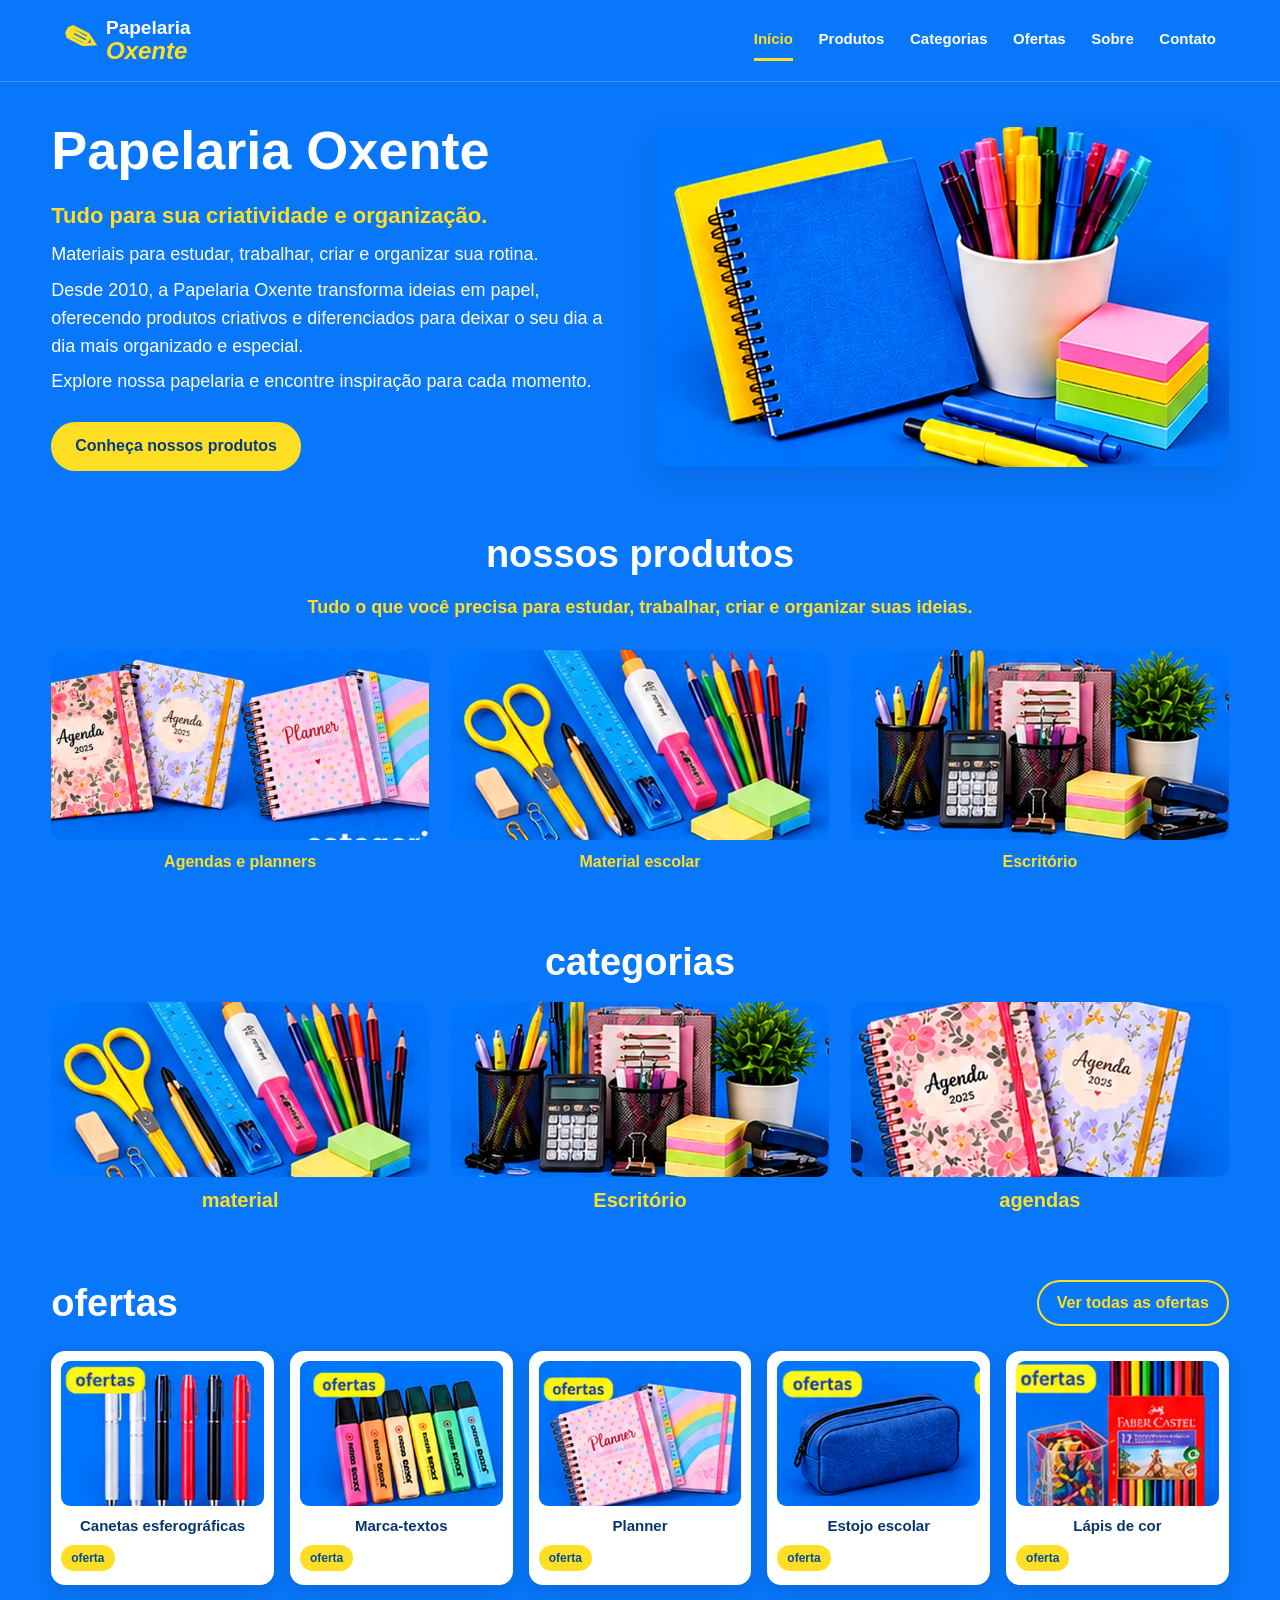
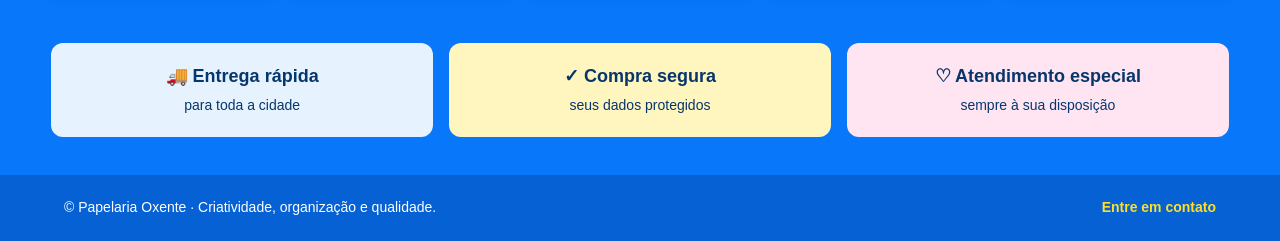
<file: index.html>
<!DOCTYPE html>
<html lang="pt-BR">
<head>
<meta charset="UTF-8">
<meta name="viewport" content="width=device-width, initial-scale=1.0">
<title>Papelaria Oxente | Início</title>
<link rel="stylesheet" href="estilo.css">
</head>
<body>
<header class="topo">
<a class="marca" href="index.html"><span class="icone-marca">✎</span><span>Papelaria<br><strong>Oxente</strong></span></a>
<nav aria-label="Navegação principal">
<a class="ativo" href="index.html">Início</a><a href="produtos.html">Produtos</a><a href="categorias.html">Categorias</a><a href="ofertas.html">Ofertas</a><a href="sobre.html">Sobre</a><a href="contato.html">Contato</a>
</nav>
</header>
<main>
<section class="hero">
<div class="hero-texto">
<h1>Papelaria Oxente</h1>
<p class="destaque">Tudo para sua criatividade e organização.</p>
<p>Materiais para estudar, trabalhar, criar e organizar sua rotina.</p>
<p>Desde 2010, a Papelaria Oxente transforma ideias em papel, oferecendo produtos criativos e diferenciados para deixar o seu dia a dia mais organizado e especial.</p>
<p>Explore nossa papelaria e encontre inspiração para cada momento.</p>
<a class="botao" href="produtos.html">Conheça nossos produtos</a>
</div>
<img src="imagens/capa-produtos.jpg" alt="Cadernos e materiais de papelaria coloridos">
</section>
<section class="secao">
<h2>Nossos produtos</h2>
<p class="subtitulo">Tudo o que você precisa para estudar, trabalhar, criar e organizar suas ideias.</p>
<div class="vitrine tres">
<a class="produto-imagem" href="produtos.html"><img src="imagens/agendas-planners.jpg" alt="Agendas e planners"><span>Agendas e planners</span></a>
<a class="produto-imagem" href="produtos.html"><img src="imagens/material-escolar.jpg" alt="Materiais escolares"><span>Material escolar</span></a>
<a class="produto-imagem" href="produtos.html"><img src="imagens/escritorio.jpg" alt="Materiais de escritório"><span>Escritório</span></a>
</div>
</section>
<section class="secao">
<h2>Categorias</h2>
<div class="categorias">
<a href="categorias.html"><img src="imagens/material-escolar.jpg" alt="Material escolar"><span>material</span></a>
<a href="categorias.html"><img src="imagens/escritorio.jpg" alt="Escritório"><span>Escritório</span></a>
<a href="categorias.html"><img src="imagens/agendas-categoria.jpg" alt="Agendas"><span>agendas</span></a>
</div>
</section>
<section class="secao">
<div class="titulo-linha"><h2>Ofertas</h2><a class="botao secundario" href="ofertas.html">Ver todas as ofertas</a></div>
<div class="grade-produtos">
<a class="cartao" href="ofertas.html"><img src="imagens/oferta-canetas.jpg" alt="Canetas esferográficas"><strong>Canetas esferográficas</strong><span class="etiqueta">oferta</span></a>
<a class="cartao" href="ofertas.html"><img src="imagens/oferta-marca-texto.jpg" alt="Marca-textos coloridos"><strong>Marca-textos</strong><span class="etiqueta">oferta</span></a>
<a class="cartao" href="ofertas.html"><img src="imagens/oferta-planner.jpg" alt="Planner colorido"><strong>Planner</strong><span class="etiqueta">oferta</span></a>
<a class="cartao" href="ofertas.html"><img src="imagens/oferta-estojo.jpg" alt="Estojo escolar"><strong>Estojo escolar</strong><span class="etiqueta">oferta</span></a>
<a class="cartao" href="ofertas.html"><img src="imagens/oferta-lapis.jpg" alt="Lápis de cor"><strong>Lápis de cor</strong><span class="etiqueta">oferta</span></a>
</div>
</section>
<section class="beneficios"><div><b>🚚 Entrega rápida</b><span>para toda a cidade</span></div><div><b>✓ Compra segura</b><span>seus dados protegidos</span></div><div><b>♡ Atendimento especial</b><span>sempre à sua disposição</span></div></section>
</main>
<footer><p>© Papelaria Oxente · Criatividade, organização e qualidade.</p><a href="contato.html">Entre em contato</a></footer>
</body>
</html>
</file>
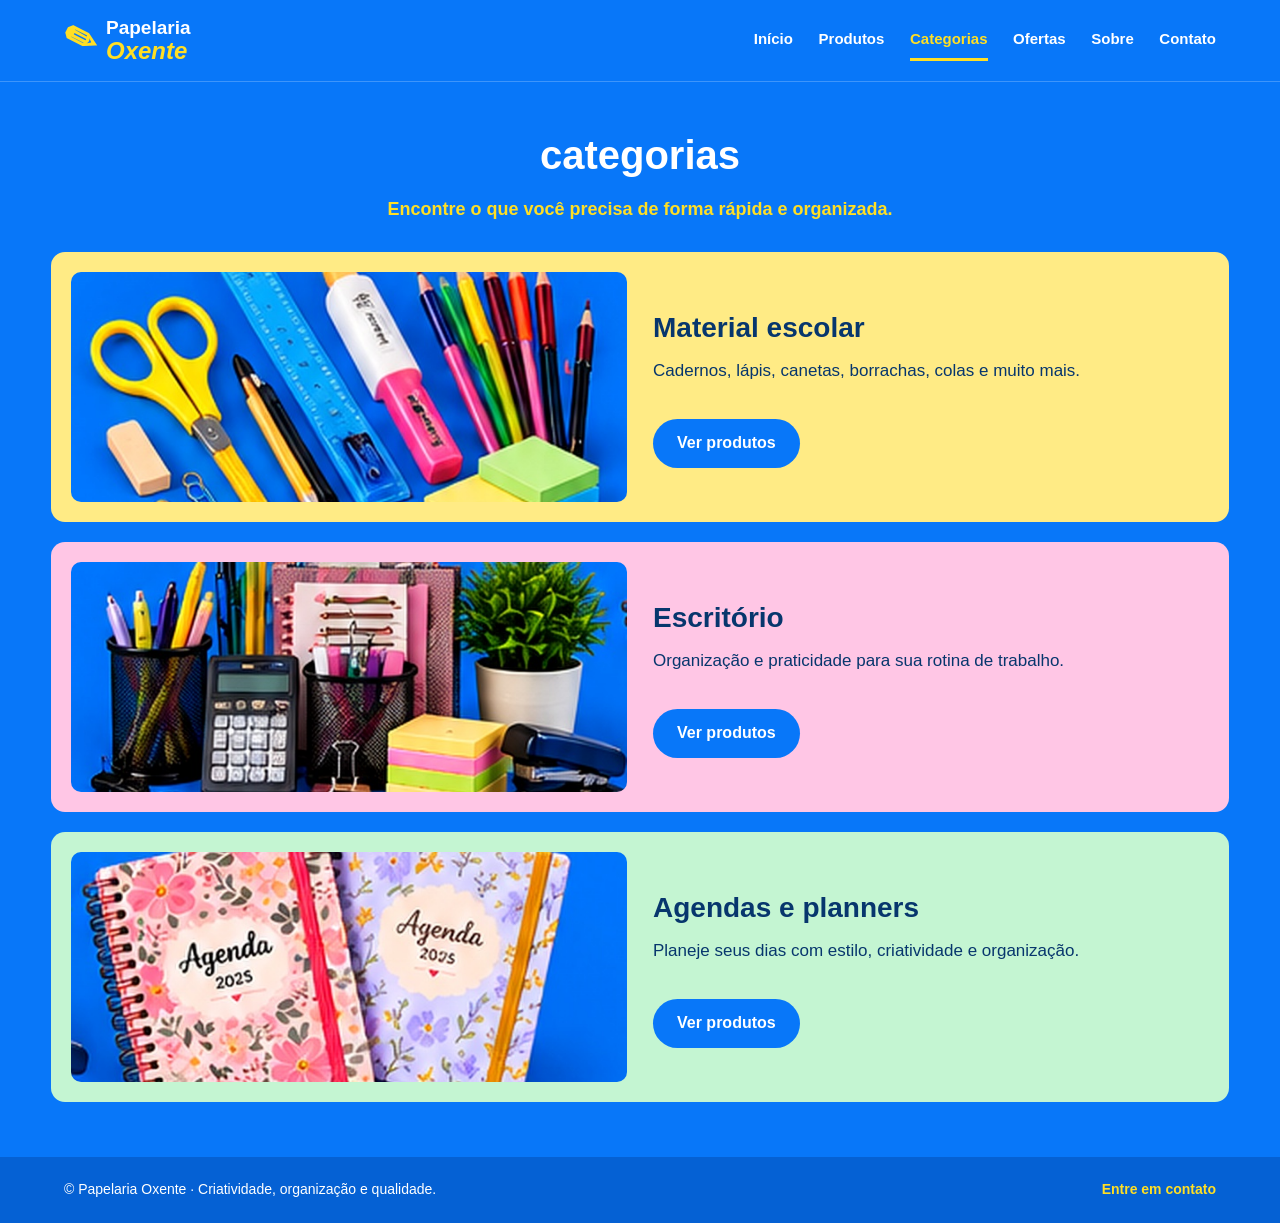
<file: categorias.html>
<!DOCTYPE html>
<html lang="pt-BR">
<head><meta charset="UTF-8"><meta name="viewport" content="width=device-width, initial-scale=1.0"><title>Papelaria Oxente | Categorias</title><link rel="stylesheet" href="estilo.css"></head>
<body><header class="topo"><a class="marca" href="index.html"><span class="icone-marca">✎</span><span>Papelaria<br><strong>Oxente</strong></span></a><nav aria-label="Navegação principal"><a href="index.html">Início</a><a href="produtos.html">Produtos</a><a class="ativo" href="categorias.html">Categorias</a><a href="ofertas.html">Ofertas</a><a href="sobre.html">Sobre</a><a href="contato.html">Contato</a></nav></header>
<main class="pagina"><h1>Categorias</h1><p class="subtitulo">Encontre o que você precisa de forma rápida e organizada.</p>
<div class="lista-categorias">
<section class="categoria-larga amarelo"><img src="imagens/material-escolar.jpg" alt="Materiais escolares"><div><h2>Material escolar</h2><p>Cadernos, lápis, canetas, borrachas, colas e muito mais.</p><a class="botao" href="produtos.html">Ver produtos</a></div></section>
<section class="categoria-larga rosa"><img src="imagens/escritorio.jpg" alt="Materiais de escritório"><div><h2>Escritório</h2><p>Organização e praticidade para sua rotina de trabalho.</p><a class="botao" href="produtos.html">Ver produtos</a></div></section>
<section class="categoria-larga verde"><img src="imagens/agendas-categoria.jpg" alt="Agendas e planners"><div><h2>Agendas e planners</h2><p>Planeje seus dias com estilo, criatividade e organização.</p><a class="botao" href="produtos.html">Ver produtos</a></div></section>
</div></main><footer><p>© Papelaria Oxente · Criatividade, organização e qualidade.</p><a href="contato.html">Entre em contato</a></footer></body></html>
</file>
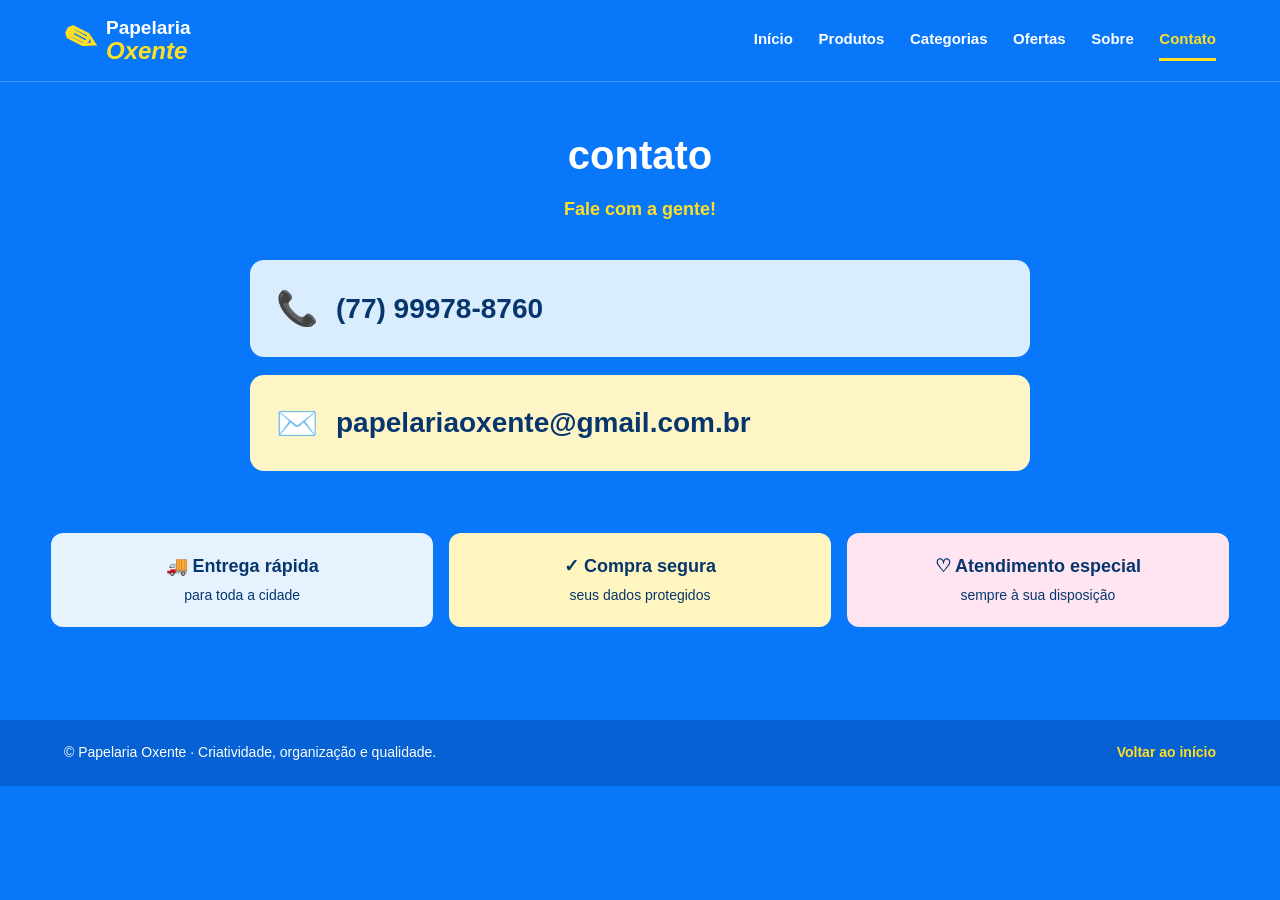
<file: contato.html>
<!DOCTYPE html>
<html lang="pt-BR">
<head><meta charset="UTF-8"><meta name="viewport" content="width=device-width, initial-scale=1.0"><title>Papelaria Oxente | Contato</title><link rel="stylesheet" href="estilo.css"></head>
<body><header class="topo"><a class="marca" href="index.html"><span class="icone-marca">✎</span><span>Papelaria<br><strong>Oxente</strong></span></a><nav aria-label="Navegação principal"><a href="index.html">Início</a><a href="produtos.html">Produtos</a><a href="categorias.html">Categorias</a><a href="ofertas.html">Ofertas</a><a href="sobre.html">Sobre</a><a class="ativo" href="contato.html">Contato</a></nav></header>
<main class="pagina contato-pagina"><h1>Contato</h1><p class="subtitulo">Fale com a gente!</p><div class="contatos"><a href="tel:+5577999788760"><span>📞</span><strong>(77) 99978-8760</strong></a><a href="mailto:papelariaoxente@gmail.com.br"><span>✉️</span><strong>papelariaoxente@gmail.com.br</strong></a></div><section class="beneficios"><div><b>🚚 Entrega rápida</b><span>para toda a cidade</span></div><div><b>✓ Compra segura</b><span>seus dados protegidos</span></div><div><b>♡ Atendimento especial</b><span>sempre à sua disposição</span></div></section></main><footer><p>© Papelaria Oxente · Criatividade, organização e qualidade.</p><a href="index.html">Voltar ao início</a></footer></body></html>
</file>
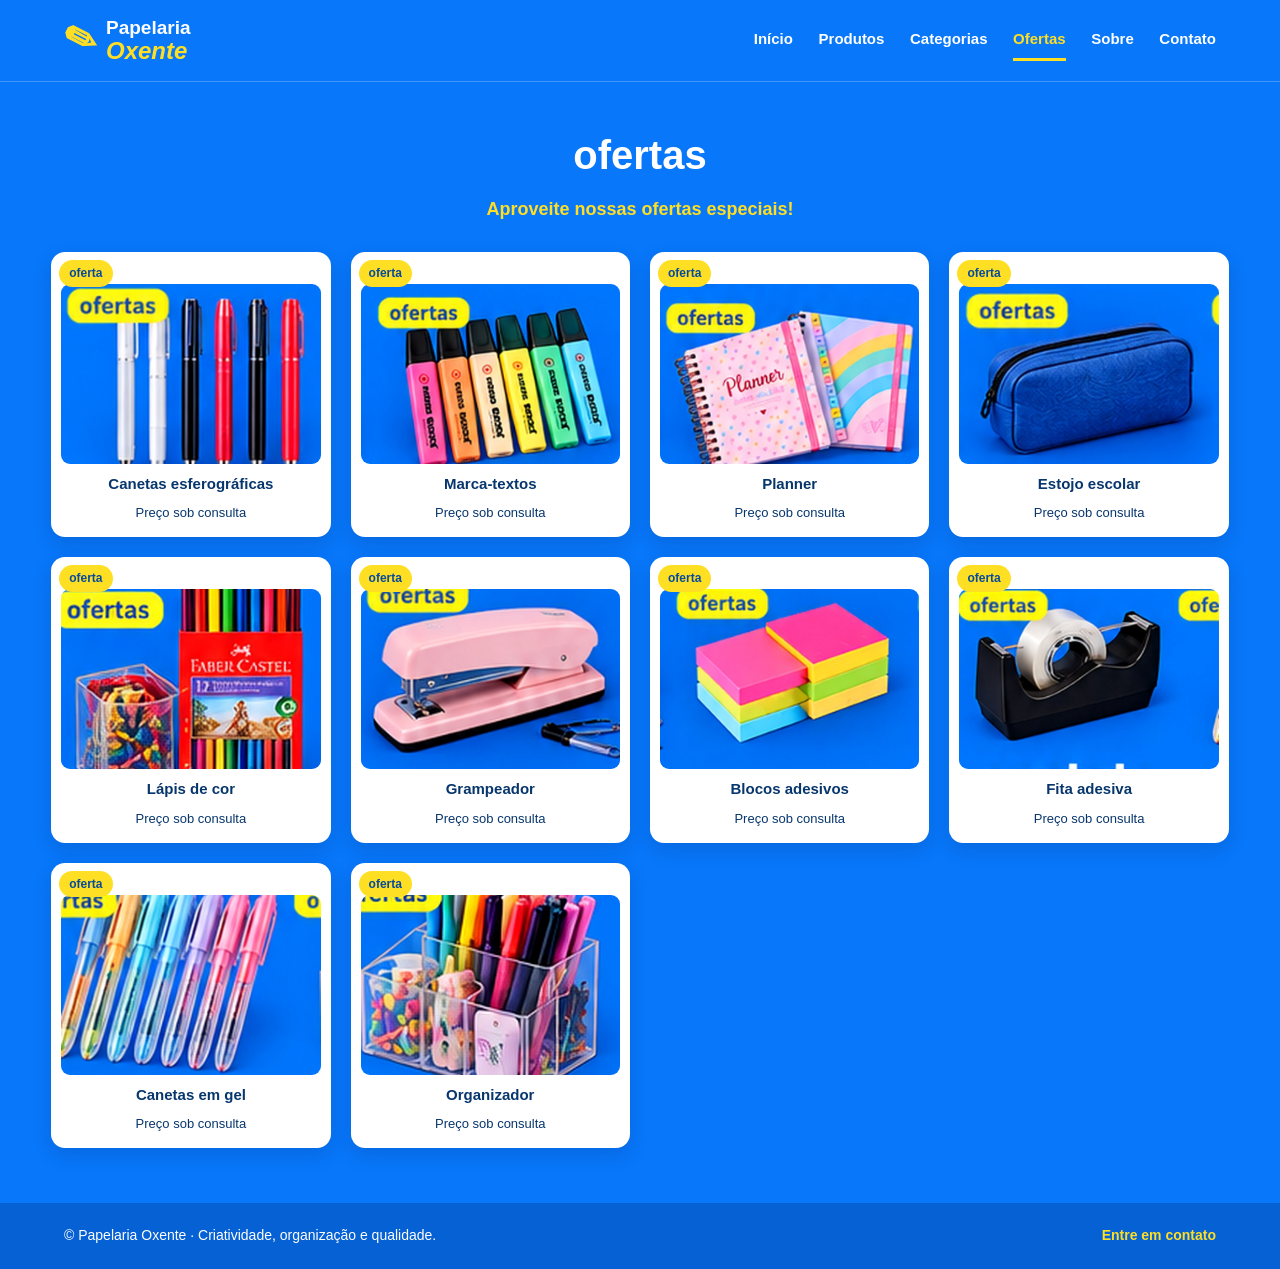
<file: ofertas.html>
<!DOCTYPE html>
<html lang="pt-BR">
<head><meta charset="UTF-8"><meta name="viewport" content="width=device-width, initial-scale=1.0"><title>Papelaria Oxente | Ofertas</title><link rel="stylesheet" href="estilo.css"></head>
<body><header class="topo"><a class="marca" href="index.html"><span class="icone-marca">✎</span><span>Papelaria<br><strong>Oxente</strong></span></a><nav aria-label="Navegação principal"><a href="index.html">Início</a><a href="produtos.html">Produtos</a><a href="categorias.html">Categorias</a><a class="ativo" href="ofertas.html">Ofertas</a><a href="sobre.html">Sobre</a><a href="contato.html">Contato</a></nav></header>
<main class="pagina"><h1>Ofertas</h1><p class="subtitulo">Aproveite nossas ofertas especiais!</p>
<div class="grade-produtos grade-ampla ofertas-grid">
<article class="cartao"><span class="etiqueta">oferta</span><img src="imagens/oferta-canetas.jpg" alt="Canetas esferográficas"><strong>Canetas esferográficas</strong><span>Preço sob consulta</span></article>
<article class="cartao"><span class="etiqueta">oferta</span><img src="imagens/oferta-marca-texto.jpg" alt="Marca-textos coloridos"><strong>Marca-textos</strong><span>Preço sob consulta</span></article>
<article class="cartao"><span class="etiqueta">oferta</span><img src="imagens/oferta-planner.jpg" alt="Planner colorido"><strong>Planner</strong><span>Preço sob consulta</span></article>
<article class="cartao"><span class="etiqueta">oferta</span><img src="imagens/oferta-estojo.jpg" alt="Estojo escolar"><strong>Estojo escolar</strong><span>Preço sob consulta</span></article>
<article class="cartao"><span class="etiqueta">oferta</span><img src="imagens/oferta-lapis.jpg" alt="Lápis de cor"><strong>Lápis de cor</strong><span>Preço sob consulta</span></article>
<article class="cartao"><span class="etiqueta">oferta</span><img src="imagens/oferta-grampeador.jpg" alt="Grampeador rosa"><strong>Grampeador</strong><span>Preço sob consulta</span></article>
<article class="cartao"><span class="etiqueta">oferta</span><img src="imagens/oferta-bloco-adesivo.jpg" alt="Blocos adesivos coloridos"><strong>Blocos adesivos</strong><span>Preço sob consulta</span></article>
<article class="cartao"><span class="etiqueta">oferta</span><img src="imagens/oferta-fita.jpg" alt="Fita adesiva e dispensador"><strong>Fita adesiva</strong><span>Preço sob consulta</span></article>
<article class="cartao"><span class="etiqueta">oferta</span><img src="imagens/oferta-canetas-gel.jpg" alt="Canetas em gel coloridas"><strong>Canetas em gel</strong><span>Preço sob consulta</span></article>
<article class="cartao"><span class="etiqueta">oferta</span><img src="imagens/oferta-organizador.jpg" alt="Organizador de canetas"><strong>Organizador</strong><span>Preço sob consulta</span></article>
</div></main><footer><p>© Papelaria Oxente · Criatividade, organização e qualidade.</p><a href="contato.html">Entre em contato</a></footer></body></html>
</file>
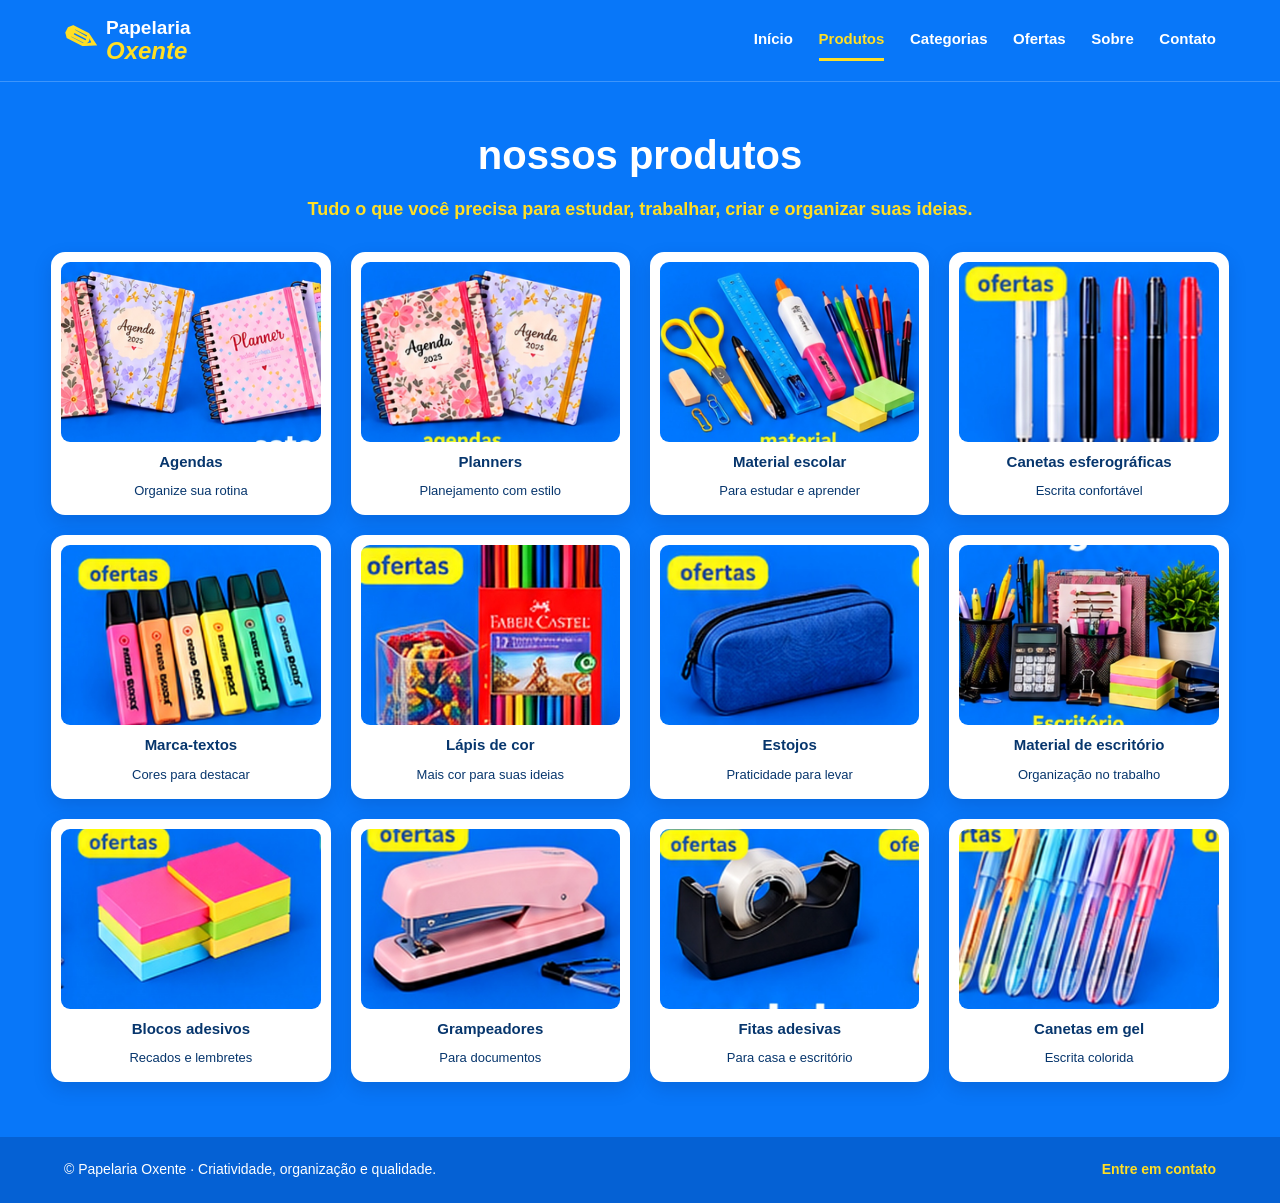
<file: produtos.html>
<!DOCTYPE html>
<html lang="pt-BR">
<head><meta charset="UTF-8"><meta name="viewport" content="width=device-width, initial-scale=1.0"><title>Papelaria Oxente | Produtos</title><link rel="stylesheet" href="estilo.css"></head>
<body>
<header class="topo"><a class="marca" href="index.html"><span class="icone-marca">✎</span><span>Papelaria<br><strong>Oxente</strong></span></a><nav aria-label="Navegação principal"><a href="index.html">Início</a><a class="ativo" href="produtos.html">Produtos</a><a href="categorias.html">Categorias</a><a href="ofertas.html">Ofertas</a><a href="sobre.html">Sobre</a><a href="contato.html">Contato</a></nav></header>
<main class="pagina">
<h1>Nossos produtos</h1><p class="subtitulo">Tudo o que você precisa para estudar, trabalhar, criar e organizar suas ideias.</p>
<div class="grade-produtos grade-ampla">
<article class="cartao"><img src="imagens/agendas-planners.jpg" alt="Agendas decoradas"><strong>Agendas</strong><span>Organize sua rotina</span></article>
<article class="cartao"><img src="imagens/agendas-categoria.jpg" alt="Agendas e planners"><strong>Planners</strong><span>Planejamento com estilo</span></article>
<article class="cartao"><img src="imagens/material-escolar.jpg" alt="Material escolar"><strong>Material escolar</strong><span>Para estudar e aprender</span></article>
<article class="cartao"><img src="imagens/oferta-canetas.jpg" alt="Canetas"><strong>Canetas esferográficas</strong><span>Escrita confortável</span></article>
<article class="cartao"><img src="imagens/oferta-marca-texto.jpg" alt="Marca-textos"><strong>Marca-textos</strong><span>Cores para destacar</span></article>
<article class="cartao"><img src="imagens/oferta-lapis.jpg" alt="Lápis de cor"><strong>Lápis de cor</strong><span>Mais cor para suas ideias</span></article>
<article class="cartao"><img src="imagens/oferta-estojo.jpg" alt="Estojo escolar"><strong>Estojos</strong><span>Praticidade para levar</span></article>
<article class="cartao"><img src="imagens/escritorio.jpg" alt="Material de escritório"><strong>Material de escritório</strong><span>Organização no trabalho</span></article>
<article class="cartao"><img src="imagens/oferta-bloco-adesivo.jpg" alt="Blocos adesivos"><strong>Blocos adesivos</strong><span>Recados e lembretes</span></article>
<article class="cartao"><img src="imagens/oferta-grampeador.jpg" alt="Grampeador"><strong>Grampeadores</strong><span>Para documentos</span></article>
<article class="cartao"><img src="imagens/oferta-fita.jpg" alt="Fita adesiva"><strong>Fitas adesivas</strong><span>Para casa e escritório</span></article>
<article class="cartao"><img src="imagens/oferta-canetas-gel.jpg" alt="Canetas em gel"><strong>Canetas em gel</strong><span>Escrita colorida</span></article>
</div></main><footer><p>© Papelaria Oxente · Criatividade, organização e qualidade.</p><a href="contato.html">Entre em contato</a></footer></body></html>
</file>
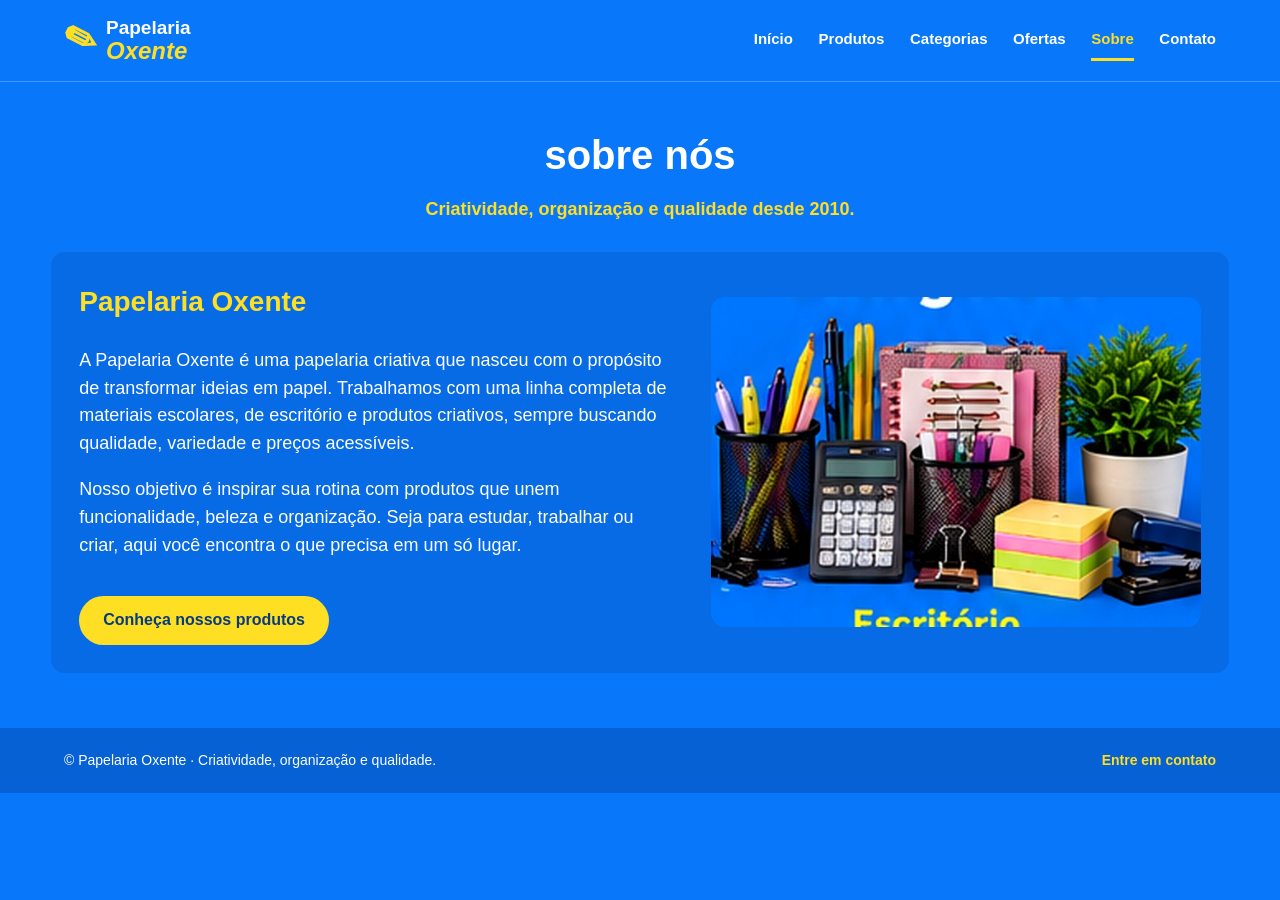
<file: sobre.html>
<!DOCTYPE html>
<html lang="pt-BR">
<head><meta charset="UTF-8"><meta name="viewport" content="width=device-width, initial-scale=1.0"><title>Papelaria Oxente | Sobre</title><link rel="stylesheet" href="estilo.css"></head>
<body><header class="topo"><a class="marca" href="index.html"><span class="icone-marca">✎</span><span>Papelaria<br><strong>Oxente</strong></span></a><nav aria-label="Navegação principal"><a href="index.html">Início</a><a href="produtos.html">Produtos</a><a href="categorias.html">Categorias</a><a href="ofertas.html">Ofertas</a><a class="ativo" href="sobre.html">Sobre</a><a href="contato.html">Contato</a></nav></header>
<main class="pagina"><h1>Sobre nós</h1><p class="subtitulo">Criatividade, organização e qualidade desde 2010.</p><section class="sobre-conteudo"><div><h2>Papelaria Oxente</h2><p>A Papelaria Oxente é uma papelaria criativa que nasceu com o propósito de transformar ideias em papel. Trabalhamos com uma linha completa de materiais escolares, de escritório e produtos criativos, sempre buscando qualidade, variedade e preços acessíveis.</p><p>Nosso objetivo é inspirar sua rotina com produtos que unem funcionalidade, beleza e organização. Seja para estudar, trabalhar ou criar, aqui você encontra o que precisa em um só lugar.</p><a class="botao" href="produtos.html">Conheça nossos produtos</a></div><img src="imagens/escritorio.jpg" alt="Materiais de papelaria organizados"></section></main><footer><p>© Papelaria Oxente · Criatividade, organização e qualidade.</p><a href="contato.html">Entre em contato</a></footer></body></html>
</file>
<file: estilo.css>
* {
    box-sizing: border-box;
}

:root {
    --azul: #0877f9;
    --azul-escuro: #0754bd;
    --amarelo: #ffdf24;
    --branco: #fff;
    --texto: #07366d;
    --raio: 14px;
}



body {
    margin: 0;
    background: var(--azul);
    color: var(--branco);
    font-family: Arial, Helvetica, sans-serif;
    line-height: 1.55;
}

a {
    color: inherit;
    text-decoration: none;
}

h1,
h2,
p {
    margin-top: 0;
}

.topo {
    display: flex;
    align-items: center;
    justify-content: space-between;
    gap: 24px;
    padding: 18px clamp(20px, 5vw, 76px);
    background: var(--azul);
    border-bottom: 1px solid rgba(255, 255, 255, 0.22);
}

.marca {
    display: flex;
    align-items: center;
    gap: 9px;
    min-width: 150px;
    font-size: 19px;
    font-weight: 800;
    line-height: 1.05;
}

.marca strong {
    color: var(--amarelo);
    font-size: 24px;
    font-style: italic;
}

.icone-marca {
    display: inline-block;
    color: var(--amarelo);
    font-size: 39px;
    transform: rotate(-18deg);
}

nav {
    display: flex;
    flex-wrap: wrap;
    justify-content: flex-end;
    gap: clamp(12px, 2vw, 28px);
}

nav a {
    padding: 7px 0;
    border-bottom: 3px solid transparent;
    font-size: 15px;
    font-weight: 700;
}

nav a:hover,
nav a.ativo {
    color: var(--amarelo);
    border-color: var(--amarelo);
}

main {
    width: min(1180px, 92%);
    margin: 0 auto;
}

.hero {
    display: grid;
    grid-template-columns: 1fr 1fr;
    align-items: center;
    gap: 28px;
    padding: 40px 0 28px;
}

.hero-texto h1 {
    margin: 0 0 20px;
    color: white;
    font-size: clamp(34px, 4.5vw, 54px);
    line-height: 1.05;
}

.hero-texto p {
    margin: 8px 0;
    color: white;
    font-size: 18px;
}

.hero-texto .destaque {
    color: var(--amarelo);
    font-size: 22px;
    font-weight: 800;
}

.hero img {
    width: 100%;
    height: 340px;
    border-radius: var(--raio);
    object-fit: cover;
    object-position: center;
    box-shadow: 0 12px 28px #003d9130;
}

.botao {
    display: inline-block;
    margin-top: 18px;
    padding: 12px 24px;
    border-radius: 999px;
    background: var(--amarelo);
    color: #063b80;
    font-weight: 800;
    transition: transform 0.2s, filter 0.2s;
}

.botao:hover {
    transform: translateY(-2px);
    filter: brightness(1.04);
}

.botao.secundario {
    margin: 0;
    padding: 9px 18px;
    border: 2px solid var(--amarelo);
    background: transparent;
    color: var(--amarelo);
}

.secao {
    padding: 26px 0 32px;
}

.secao h2,
.pagina h1 {
    margin: 0 0 10px;
    color: white;
    font-size: clamp(28px, 3vw, 38px);
    text-align: center;
    text-transform: lowercase;
}

.subtitulo {
    margin: 0 auto 28px;
    color: var(--amarelo);
    font-size: 18px;
    font-weight: 700;
    text-align: center;
}

.vitrine {
    display: grid;
    gap: 22px;
}

.tres {
    grid-template-columns: repeat(3, minmax(0, 1fr));
}

.produto-imagem {
    display: flex;
    flex-direction: column;
    gap: 10px;
    color: var(--amarelo);
    font-weight: 800;
    text-align: center;
}

.produto-imagem img {
    width: 100%;
    height: 190px;
    border-radius: 12px;
    object-fit: cover;
}

.categorias {
    display: grid;
    grid-template-columns: repeat(3, minmax(0, 1fr));
    gap: 22px;
}

.categorias a {
    display: flex;
    flex-direction: column;
    align-items: center;
    gap: 8px;
    color: var(--amarelo);
    font-size: 20px;
    font-weight: 800;
}

.categorias img {
    width: 100%;
    height: 175px;
    border-radius: 12px;
    object-fit: cover;
}

.titulo-linha {
    display: flex;
    align-items: center;
    justify-content: space-between;
    gap: 16px;
    margin-bottom: 18px;
}

.titulo-linha h2 {
    margin: 0;
}

.grade-produtos {
    display: grid;
    grid-template-columns: repeat(5, minmax(0, 1fr));
    gap: 16px;
}

.cartao {
    position: relative;
    display: flex;
    flex-direction: column;
    align-items: center;
    gap: 8px;
    overflow: hidden;
    padding: 10px 10px 14px;
    border-radius: var(--raio);
    background: #fff;
    color: var(--texto);
    text-align: center;
    box-shadow: 0 7px 18px rgba(0, 39, 110, 0.18);
}

.cartao img {
    width: 100%;
    height: 145px;
    border-radius: 9px;
    background: var(--azul);
    object-fit: cover;
}

.cartao strong {
    font-size: 15px;
}

.cartao > span:not(.etiqueta) {
    font-size: 13px;
}

.etiqueta {
    display: inline-block;
    align-self: flex-start;
    padding: 4px 10px;
    border-radius: 999px;
    background: var(--amarelo);
    color: #064a9c;
    font-size: 12px;
    font-weight: 800;
}

.grade-ampla {
    grid-template-columns: repeat(4, minmax(0, 1fr));
    gap: 20px;
}

.grade-ampla .cartao img {
    height: 180px;
}

.ofertas-grid .cartao {
    padding-top: 32px;
}

.ofertas-grid .etiqueta {
    position: absolute;
    top: 8px;
    left: 8px;
    z-index: 1;
}

.beneficios {
    display: grid;
    grid-template-columns: repeat(3, minmax(0, 1fr));
    gap: 16px;
    padding: 26px 0 38px;
}

.beneficios div {
    display: flex;
    flex-direction: column;
    align-items: center;
    gap: 4px;
    padding: 20px 10px;
    border-radius: 12px;
    background: #e6f3ff;
    color: #07366d;
    text-align: center;
}

.beneficios div:nth-child(2) {
    background: #fff5bf;
}

.beneficios div:nth-child(3) {
    background: #ffe5f1;
}

.beneficios b {
    font-size: 18px;
}

.beneficios span {
    font-size: 14px;
}

.pagina {
    min-height: 70vh;
    padding: 42px 0 55px;
}

.pagina h1 {
    margin-bottom: 10px;
    font-size: 40px;
    text-transform: lowercase;
}

.lista-categorias {
    display: grid;
    gap: 20px;
}

.categoria-larga {
    display: grid;
    grid-template-columns: 1fr 1fr;
    align-items: center;
    gap: 26px;
    padding: 20px;
    border-radius: var(--raio);
    color: #07366d;
}

.categoria-larga img {
    width: 100%;
    height: 230px;
    border-radius: 10px;
    object-fit: cover;
}

.categoria-larga h2 {
    margin-bottom: 8px;
    font-size: 28px;
}

.categoria-larga p {
    font-size: 17px;
}

.categoria-larga.amarelo {
    background: #ffeb85;
}

.categoria-larga.rosa {
    background: #ffc6e5;
}

.categoria-larga.verde {
    background: #c4f5d2;
}

.categoria-larga .botao {
    background: var(--azul);
    color: white;
}

.sobre-conteudo {
    display: grid;
    grid-template-columns: 1.1fr 0.9fr;
    align-items: center;
    gap: 34px;
    padding: 28px;
    border-radius: var(--raio);
    background: rgba(0, 50, 140, 0.18);
}

.sobre-conteudo h2 {
    color: var(--amarelo);
    font-size: 28px;
}

.sobre-conteudo p {
    font-size: 18px;
}

.sobre-conteudo img {
    width: 100%;
    height: 330px;
    border-radius: var(--raio);
    object-fit: cover;
}

.contatos {
    display: grid;
    gap: 18px;
    max-width: 780px;
    margin: 36px auto;
}

.contatos a {
    display: flex;
    align-items: center;
    gap: 18px;
    padding: 22px 26px;
    border-radius: 14px;
    background: #fff;
    color: #07366d;
    font-size: clamp(18px, 2.8vw, 28px);
    overflow-wrap: anywhere;
}

.contatos a:first-child {
    background: #d9edff;
}

.contatos a:last-child {
    background: #fff6c8;
}

.contatos a span {
    font-size: 34px;
}

.contato-pagina .beneficios {
    margin-top: 34px;
}

footer {
    display: flex;
    align-items: center;
    justify-content: space-between;
    gap: 16px;
    padding: 22px clamp(20px, 5vw, 76px);
    background: #0561d4;
    color: white;
    font-size: 14px;
}

footer p {
    margin: 0;
}

footer a {
    color: var(--amarelo);
    font-weight: 800;
}
</file>
